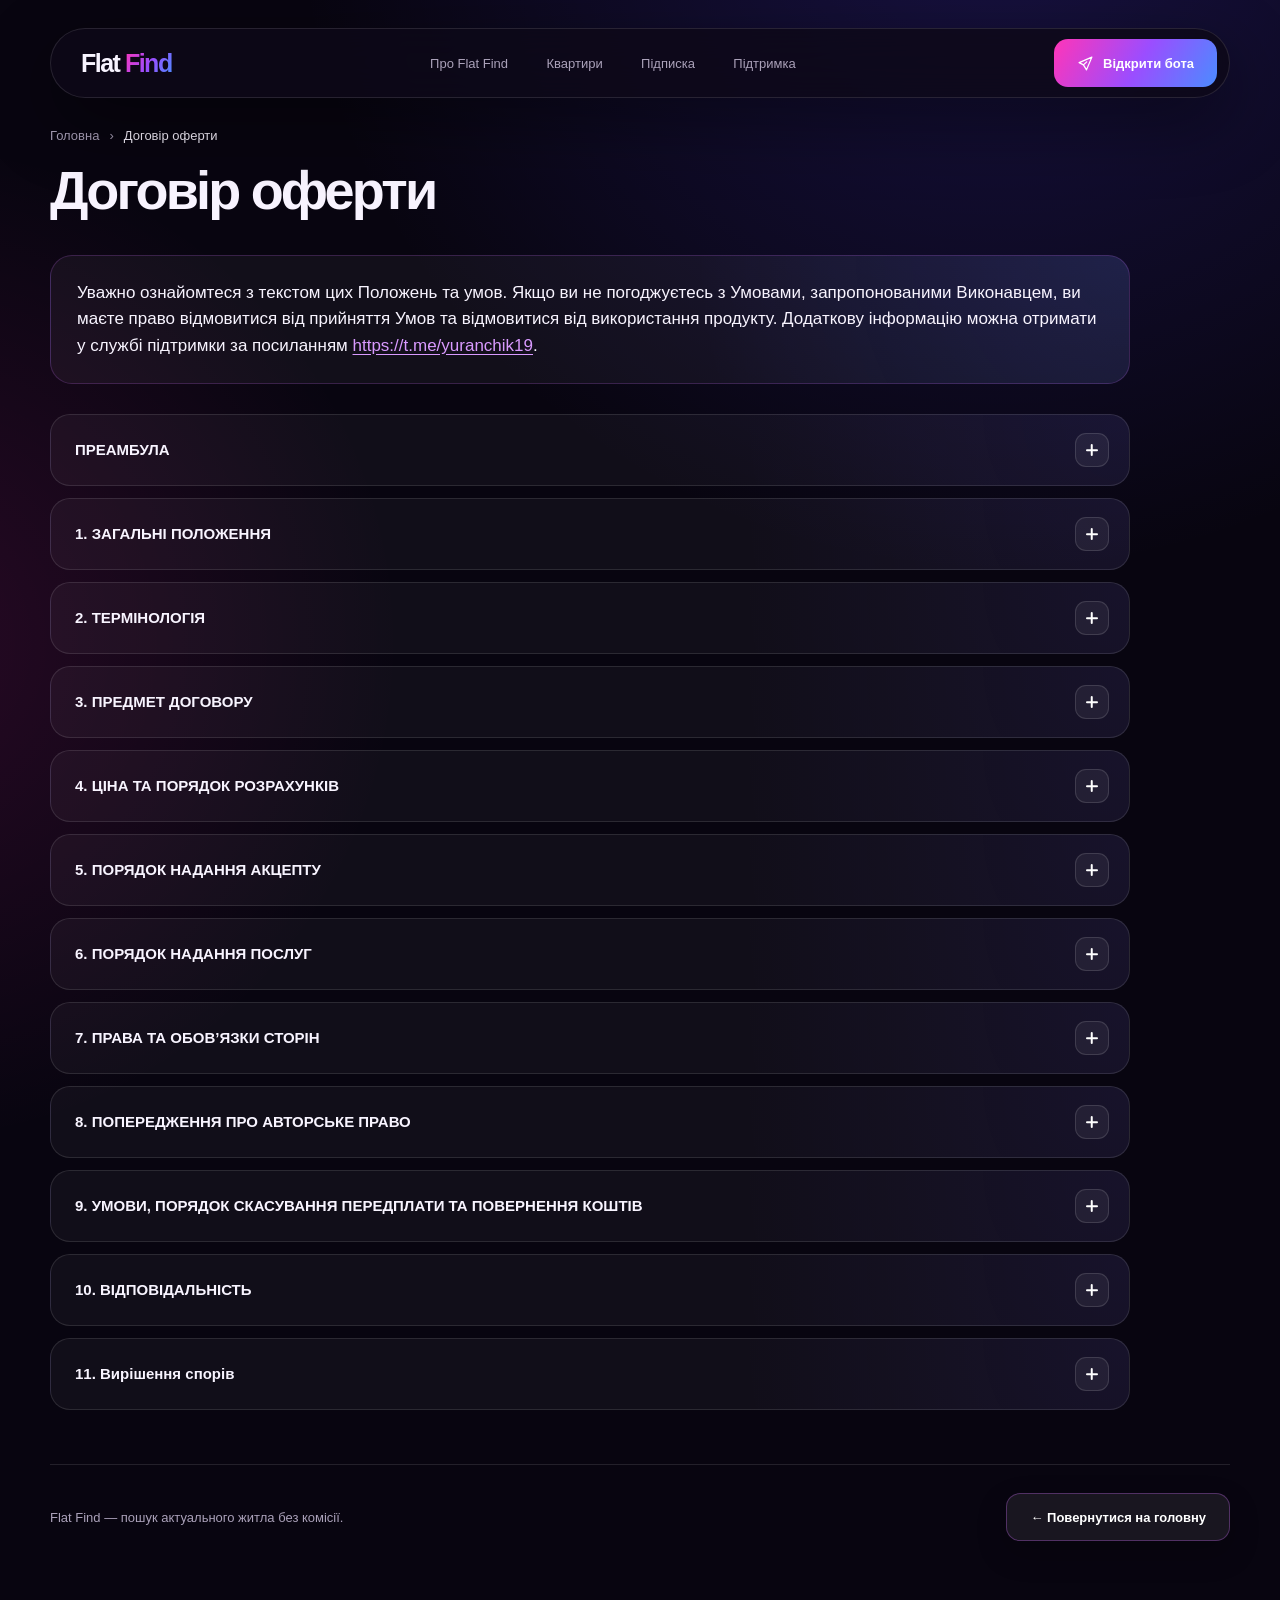
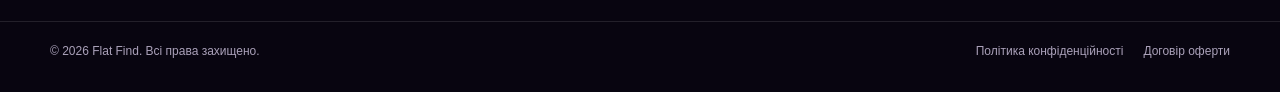
<file: offer.html>
<!DOCTYPE html>
<html lang="uk">
<head>
  <meta charset="UTF-8">
  <meta name="viewport" content="width=device-width, initial-scale=1.0">
  <meta name="theme-color" content="#080510">
  <meta name="description" content="Договір публічної оферти сервісу Flat Find.">
  <title>Договір оферти — Flat Find</title>
  <link rel="stylesheet" href="legal.css?v=20260615-2">
</head>
<body>
  <header class="legal-header">
    <div class="legal-shell">
      <nav class="legal-nav" aria-label="Навігація">
        <a class="legal-brand" href="index.html" aria-label="Flat Find, на головну">Flat <b>Find</b></a>
        <div class="legal-nav__links">
          <a href="index.html#advantages">Про Flat Find</a>
          <a href="index.html#apartments">Квартири</a>
          <a href="index.html#subscribe">Підписка</a>
          <a href="index.html#faq">Підтримка</a>
        </div>
        <a class="legal-nav__cta" href="https://t.me/flatfind_estate_bot" target="_blank" rel="noopener noreferrer">
          <svg width="17" height="17" viewBox="0 0 24 24" aria-hidden="true"><path d="m21 3-7.6 18-4.3-7.1L3 10.8Z" fill="none" stroke="currentColor" stroke-width="1.8" stroke-linecap="round" stroke-linejoin="round"/><path d="m9.1 13.9 4.6-4.2" fill="none" stroke="currentColor" stroke-width="1.8" stroke-linecap="round"/></svg>
          Відкрити бота
        </a>
      </nav>
    </div>
  </header>

  <main class="legal-main">
    <div class="legal-shell">
      <div class="legal-breadcrumbs" aria-label="Навігаційний шлях">
        <a href="index.html">Головна</a>
        <span aria-hidden="true">›</span>
        <span>Договір оферти</span>
      </div>

      <h1 class="legal-title">Договір оферти</h1>

      <article class="legal-document">
            <p class="legal-lead">Уважно ознайомтеся з текстом цих Положень та умов. Якщо ви не погоджуєтесь з Умовами, запропонованими Виконавцем, ви маєте право відмовитися від прийняття Умов та відмовитися від використання продукту. Додаткову інформацію можна отримати у службі підтримки за посиланням <a href="https://t.me/yuranchik19" target="_blank" rel="noopener noreferrer">https://t.me/yuranchik19</a>.</p>

            <h2>ПРЕАМБУЛА</h2>

            <p>Перед використанням flatfind.xyz, де знаходяться всі матеріали, уважно ознайомтесь зі змістом цієї Публічної оферти, зокрема щодо умов надання доступу до інформаційних послуг, розміщених на flatfind.xyz.</p>

            <p>Публічна оферта розміщена в головному меню flatfind.xyz, що надає реальну можливість ознайомитися із текстом Публічної оферти.</p>

            <h2>1. ЗАГАЛЬНІ ПОЛОЖЕННЯ</h2>

            <p>1.1. Фізична особа-підприємець Дяків Юрій Ярославович, який діє на підставі ЄДРПОУ 3915903292 від 15.06.2026 року (далі – «Виконавець»), з однієї Сторони, пропонує будь-якій дієздатній фізичній особі ( далі – «Замовник»), з іншої сторони, приєднатися до цієї Публічної оферти ( далі – «Договір») на визначених у цьому Договорі умовах та відповідно до обраного пакету послуг. При одночасному згадуванні «Виконавець» та «Замовник» - «Сторони».</p>

            <p>1.2. Договір є публічним, його умови є однаковими для всіх Замовників без надання переваги одному Замовнику перед іншим.</p>

            <p>1.3. Замовник підтверджує своє погодження з усіма положеннями цього Договору шляхом приєднання до нього.</p>

            <p>1.4. Непогодження з усіма умовами цього Договору тягне за собою неможливість надання Виконавцем інформаційно-консультативних послуг.</p>

            <h2>2. ТЕРМІНОЛОГІЯ</h2>

            <p>2.1. Платформа – це сукупність програмних, інформаційних, а також медійних даних, логічно пов’язаних між собою, доступних у мережі Інтернет за адресою: flatfind.xyz, доступ до функціоналу якого відбувається за платною передплатою. Доступ надається у межах функціоналу, що діє на момент активації передплати.</p>

            <p>2.2. Замовник – будь-яка фізична особа, яка має доступ до платформи та використовує її за допомогою мережі Інтернет.</p>

            <p>2.3. Успішна оплата – факт зарахування грошової суми, що дорівнює вартості обраного Замовником пакету послуг, в результаті перерахування грошових коштів в національній валюті України (гривнях) на поточний рахунок Виконавця із використанням послуг Фінансового агента або без такого.</p>

            <p>2.4. Фінансовий агент – платіжна система (в особі Товариства з обмеженою відповідальністю «ФІНАНСОВА КОМПАНІЯ «ВЕЙ ФОР ПЕЙ»), яка реалізовує організацію та здійснення переказу грошових коштів за дорученням Виконавця із використанням електронних способів обробки платежів за реалізовані товари або послуги на веб-сайті.</p>

            <p>2.5. Передплата – тимчасовий доступ Замовника до функціоналу платформи Виконавця за адресою: flatfind.xyz за щомісячну оплату Виконавцю. Передплата на flatfind.xyz здійснюється шляхом рекурентних платежів.</p>

            <p>2.6. Тариф – вартість та термін дії передплати на flatfind.xyz.</p>

            <p>2.7. Тестовий період доступу до Платформи не надається.</p>

            <p>2.8. Решта термінів, що використовуються у цьому Договорі, тлумачаться відповідно до законодавства України.</p>

            <h2>3. ПРЕДМЕТ ДОГОВОРУ</h2>

            <p>3.1. За Договором Виконавець надає Замовнику інформаційні послуги (далі – «послуги»), а Замовник зобов’язується оплатити такі послуги відповідно до умов цього Договору.</p>

            <p>3.2. Предметом договору є тимчасове надання Виконавцем Замовнику доступу до функціоналу flatfind.xyz на умовах обраного Замовником Тарифу, а Замовник зобов'язується сплачувати абонентську плату.</p>

            <p>3.3. flatfind.xyz – це платформа, яка допомагає Замовнику шукати квартири без комісії за допомогою парсингу різних платформ. Саме до цього функціоналу Замовник отримує тимчасовий доступ за абонентську плату.</p>

            <p>3.4. Інформація щодо пакетів послуг представлені Виконавцем на flatfind.xyz. Замовник має право ознайомитись із сукупністю послуг в межах одного пакету та його ціною, обрати, замовити та оплатити пакет послуг за допомогою технічних можливостей боту.</p>

            <p>3.5. Виконавець має право змінювати обсяг послуг в межах одного пакету та його ціну без попереднього повідомлення Замовника. Якщо зміни стосуються вже оплаченої передплати, вони не впливають на умови, що діяли на момент її придбання.</p>

            <p>3.6. Виконавець здійснює оплату за послуги в розмірі вартості обраного виду послуги.</p>

            <p>3.7. Замовник підтверджує, що розуміє та погоджується з тим, що оплата будь-якої Передплати, передбачає автоматичне продовження доступу на наступний платний період відповідно до обраного Тарифу, якщо автопродовження не буде вимкнено Замовником самостійно.</p>

            <h2>4. ЦІНА ТА ПОРЯДОК РОЗРАХУНКІВ</h2>

            <p>4.1. Вартість обраного Замовником пакету послуг складає грошову суму, що зазначена на flatfind.xyz на момент надання Користувачем акцепту цього Договору з урахуванням, за умови наявності акційних пропозицій.</p>

            <p>4.2. Оплата здійснюється в безготівковій формі за допомогою послуг Фінансового агента.</p>

            <p>4.3. Здійснити оплату за допомогою послуг Фінансового агента Замовнику надається право після надання публічного договору оферти.</p>

            <p>4.4. Днем виконання зобов’язань Замовника по сплаті вартості послуг вважається день зарахування грошової суми, що дорівнює повній вартості обраного Замовником пакету послуг, на поточний рахунок Виконавця.</p>

            <p>4.5. На підтвердження проведення Замовником оплати вартості послуг за допомогою послуг Фінансового агента, Замовник отримує чек на свою електронну пошту.</p>

            <p>4.6. Банківська виписка Виконавця та/або виписка від Фінансового агенту, у якій зафіксована інформація щодо проведення транзакції Замовником із зазначенням ідентифікаційних даних Замовника, за цим Договором вважається доказом щодо надання Замовником акцепту на Договір, що розміщений на flatfind.xyz.</p>

            <p>4.7. Оплата Замовником чергової Передплати (у тому числі за допомогою рекурентних платежів) означає безумовне підтвердження Замовником того факту, що всі надані Послуги мали необхідний рівень якості, були повністю надані Виконавцем та отримані Замовником.</p>

            <p>4.8. Оплата Передплати здійснюється без безпосередньої участі Замовника, але за його попередньою згодою на постійній основі шляхом автоматичного списання коштів з банківського рахунку, відповідно до правил та умов банку та (або) платіжної системи, за умови наявності вільних для списання коштів.</p>

            <p>4.9. Після оформлення Передплати Замовник дає згоду своєму обслуговуючому банку та (або) платіжній системі на списання Абонентської плати зі свого рахунку. Абонентська плата автоматично списується на регулярній основі в перший день кожного наступного періоду передплати.</p>

            <p>4.10. Замовник має право та технічну можливість відключити автоматичне продовження Передплати до її завершення та наступної оплати на flatfind.xyz в особистому кабінеті.</p>

            <p>4.11. Замовник визнає та погоджується з тим, що він несе повну відповідальність за керування налаштуваннями автопродовження підписки, та у разі автоматичного продовження підписки та списання коштів з його рахунку, він відмовляється від будь-яких претензій та вимог до Виконавця, включаючи вимоги щодо повернення коштів, оскільки йому була надано можливість вимкнути автопродовження передплати. Функція відключення підписки доступна в особистому профілі flatfind.xyz кожного користувача. Замовник несе відповідальність за керування нею перед наступним списанням коштів.</p>

            <p>4.12. У разі активації автоматичного продовження підписки платіжна система (Фінансовий агент) здійснює автоматичне списання коштів у день закінчення діючого періоду підписки.</p>

            <p>У випадку, якщо списання не було успішним (з причин відмови банку, відсутності коштів на рахунку чи інших технічних обставин), Фінансовий агент автоматично повторює спробу списання наступного календарного дня.</p>

            <p>Якщо повторне списання також виявиться неуспішним, система переносить спробу на один місяць уперед та надалі буде здійснювати повторні спроби списання кожного місяця, доки:</p>

            <p>платіж не буде успішно здійснено, або</p>

            <p>Користувач самостійно не відключить автоматичне продовження підписки через налаштування.</p>

            <p>Ця процедура є стандартною політикою Фінансового агента і застосовується однаково до всіх користувачів.</p>

            <p>4.13. Замовник підтверджує, що йому було надано повну та достатню інформацію щодо вартості Передплати, умов автоматичного продовження та порядку списання коштів до моменту здійснення оплати. Оплата Послуг означає усвідомлену та добровільну згоду Замовника на рекурентні списання коштів відповідно до умов цього Договору.</p>

            <p>4.14. Замовник визнає, що всі списання коштів, здійснені після завершення тестового або оплаченного періоду Передплати, не є помилковими або несанкціонованими, а відбуваються на підставі наданої ним згоди та відповідно до умов цього Договору.</p>

            <p>4.15. Дані платформи flatfind.xyz, зокрема логи системи, історія дій Замовника, інформація про активацію та відключення Передплати, а також дані платіжної системи є належними та допустимими доказами у разі виникнення спорів.</p>

            <p>4.16. Після закінчення строку дії активної підписки можливість керування її автоматичним продовженням через Сервіс може бути недоступною. У такому випадку вимкнення автоматичного продовження, скасування рекурентних платежів або відкликання згоди на подальші автоматичні списання здійснюється Користувачем самостійно через особистий кабінет платіжної системи WayForPay, інші доступні інструменти платіжної системи або шляхом звернення до служби підтримки WayForPay. Користувач зобов’язаний самостійно вчинити такі дії до моменту наступного автоматичного списання. Якщо до моменту чергового списання автоматичне продовження не було вимкнене, а платіж був успішно здійснений, такий платіж вважається належно ініційованим Користувачем на підставі раніше наданої згоди на автоматичне продовження підписки. Повернення коштів у такому випадку не здійснюється.</p>

            <h2>5. ПОРЯДОК НАДАННЯ АКЦЕПТУ</h2>

            <p>5.1. Укладати Договір має право особа, яка набула повної цивільної дієздатності відповідно до чинного законодавства держави свого громадянства. У випадку, якщо в особи відсутній достатній рівень дієздатності, то Договір укладають батьки, опікуни (піклувальники), усиновлювачі в інтересах особи, яку представляють.</p>

            <p>5.2. Укладання цього Договору відбувається шляхом надання повної й безумовної згоди (акцепту) Користувачем телеграм-бота, без підпису письмового примірника Договору між Замовником та Виконавцем.</p>

            <p>5.3. Моментом надання згоди (акцепту) за Договором вважається факт проведення успішної оплати за обраний Замовником пакет послуг.</p>

            <p>5.4. Укладаючи Договір, Замовник автоматично повністю та безумовно погоджується із прийняттям положень цього Договору та усіх додатків, які є невід’ємними частинами цього Договору.</p>

            <p>5.5. Замовник не має права споживати послуги за Договором, якщо Договір не було укладено, або якщо Замовник не погоджується із положеннями Договору.</p>

            <h2>6. ПОРЯДОК НАДАННЯ ПОСЛУГ</h2>

            <p class="legal-subheading">6.1. Порядок надання послуг у разі, якщо Замовник виявив бажання оплатити вартість пакету послуг:</p>

            <p>6.1.1. Перед оплатою послуг на flatfind.xyz Замовник має доступ до Публічної Оферти на flatfind.xyz, чим бере на себе відповідальність ознайомитись з її змістом.</p>

            <p>6.1.2. Після ознайомлення зі змістом Публічної оферти, за допомогою технічних можливостей flatfind.xyz, Замовник переходить на сторінку Фінансового агента. На сторінці Фінансового агента Замовник за допомогою послуг Фінансового агента здійснює оплату послуг.</p>

            <p>6.1.3. Передплата до платного функціоналу flatfind.xyz активується автоматично одразу після оплати.</p>

            <p>6.1.4. Послуги за Договором надаються дистанційно в мережі Інтернет. Початком надання послуг вважається активація Передплати на flatfind.xyz в автоматичному режимі Замовнику.</p>

            <p>6.1.5. Усі додаткові матеріали в телеграм боті є авторськими та суб'єктивними, Замовник може не погоджуватися із позиціями, викладеними у них.</p>

            <p>6.1.6. Послуги вважаються наданими в повному обсязі після отримання Замовником повідомлення від телеграм-бота про активацію підписки.</p>

            <h2>7. ПРАВА ТА ОБОВ’ЯЗКИ СТОРІН</h2>

            <p class="legal-subheading">7.1. Замовник має право:</p>

            <p>7.1.1. Отримувати від Виконавця достовірну інформацію про зміст Послуг, що надаються, строки їх надання до моменту початку надання Виконавцем Послуг через сайт flatfind.xyz.</p>

            <p>7.1.2. Ставити додаткові питання, пов’язані з послугами, що надаються за цим Договором.</p>

            <p class="legal-subheading">7.2. Замовник зобов'язаний:</p>

            <p>7.2.1. Ознайомитись з умовами Договору, повним змістом Послуг, порядком їх надання та характеристиками, а також вартістю та порядком оплати Послуг до прийняття Умов.</p>

            <p>7.2.2. Самостійно відстежувати зміни в умовах та положеннях Договору.</p>

            <p>7.2.3. Самостійно відстежувати закінчення терміну дії Передплати або доступу до Послуг.</p>

            <p>7.2.4. Не відтворювати, не повторювати будь-яким чином, не копіювати, не продавати, а також не використовувати в будь-яких цілях, окрім особистих, будь-які матеріали, а також інформацію, яка стала доступна на flatfind.xyz або в будь-яких інших джерелах, повʼязані з ним, що були надані Виконавцем.</p>

            <p class="legal-subheading">7.3. Виконавець має право:</p>

            <p>7.3.1. Самостійно планувати та здійснювати процес надання Послуг.</p>

            <p>7.3.2. Не надавати Послуги та доступ до функціоналу flatfind.xyz без попередньої оплати за них.</p>

            <p>7.3.3. Змінювати умови цього Договору в односторонньому порядку в будь-який час без попереднього погодження із Замовником, забезпечуючи публікацію змін не менше ніж за 1 (один) робочий день до набрання ними чинності. Замовник зобов'язаний самостійно відстежувати ці зміни, публікація змін у мережі Інтернет є достатнім та належним повідомленням.</p>

            <p>7.3.4. Вимагати від Замовника надання платіжних документів, що підтверджують оплату Послуг.</p>

            <p>7.3.5. Проводити технічні перерви роботи flatfind.xyz для відновлення функціональності або покращення його роботи. Технічні перерви не є підставою для здійснення перерахунку оплаченої Замовником вартості послуг.</p>

            <p>7.3.6. Залучати третіх осіб до виконання цього Договору без погодження із Замовником, залишаючись відповідальним за дії таких осіб, як за свої власні.</p>

            <p>7.3.7. Змінювати вартість Послуг (Тарифи) без повідомлення про це клієнту. Зміна вартості Послуг щодо вже оплаченого Замовником доступу до платного продукту Виконавця не провадиться.</p>

            <p>7.3.8. Надсилати Замовнику повідомлення, що містять організаційну, технічну або іншу інформацію про можливості flatfind.xyz, а також матеріали рекламного та/або інформаційного характеру за допомогою месенджеру телеграм.</p>

            <p>7.3.9. Публікувати відгуки Замовників (текст, скріншоти, відео тощо), зворотний зв’язок, викладений у будь-якій формі в у телеграм-боті, соціальних мережах, рекламних матеріалах, презентаціях тощо без попереднього попередження про це Замовника.</p>

            <p class="legal-subheading">7.4. Виконавець повинен:</p>

            <p>7.4.1. Надати Замовнику повну, достовірну та актуальну інформацію про Виконавця, платні послуги.</p>

            <p>7.4.2. Забезпечити Замовнику доступ до Послуг через канал зв'язку, узгоджений Сторонами.</p>

            <h2>8. ПОПЕРЕДЖЕННЯ ПРО АВТОРСЬКЕ ПРАВО</h2>

            <p>8.1. Виконавець має усі права на flatfind.xyz та будь-які матеріали, які розміщені в ньому, в тому числі, але не виключно: текст, графічні елементи, фотографії, елементи дизайну, зображення, відеоматеріали.</p>

            <p>8.2. Договором забороняється копіювати, відтворювати, знімати шляхом запису екрану, фотографувати, здійснювати відео- та фотофіксацію будь-яким іншим способом, розміщувати на будь-яких платформах публічного доступу, комбінувати окремі частини об'єктів в інші об'єкти без зазначення автора, продавати, надавати доступ до свого акаунту, якщо на ньому є активна Передплата на flatfind.xyz третім особам.</p>

            <p>8.3. У випадку порушення Замовником заборон, викладених у п.8.1. та п.8.2., Виконавець зупиняє доступ Замовника до телеграм-бота без можливості відновлення. Грошова сума, сплачена Замовником за Договором, поверненню не підлягають і є неустойкою (штрафом) за дії Замовника. Виконавець залишає за собою право на подальші юридичні дії відповідно до законодавства України.</p>

            <p>8.4. Будь-яке порушення авторських і суміжних прав переслідується відповідно до чинного законодавства України та міжнародних договорів, згода на обов’язковість яких надана Верховною Радою України.</p>

            <h2>9. УМОВИ, ПОРЯДОК СКАСУВАННЯ ПЕРЕДПЛАТИ ТА ПОВЕРНЕННЯ КОШТІВ</h2>

            <p>9.1. Замовник має право припинити використання flatfind.xyz та відмовитися від Послуги, що надається.</p>

            <p>9.2. Замовника повідомлено, що у разі односторонньої відмови Замовника від виконання договору після надання доступу до платного функціоналу flatfind.xyz, повернення коштів не провадиться, оскільки послуги вважаються фактично наданими Виконавцем у повному обсязі. Передплата дає доступ до інформаційного ресурсу. Оскільки послуги є цифровими та починають надаватися одразу після оплати, повернення коштів не передбачене.</p>

            <p>9.3. Якщо Замовник відмовляється від придбаної місячної (1-місячної) передплати, доступ зберігається до закінчення 30-денного періоду, за який раніше було здійснено оплату. Після закінчення оплаченого періоду підписки доступ до платного функціоналу припиняється і кошти з банківської картки не списуються. Відсутність факту користування не є підставою для повернення коштів, оскільки Виконавець не обмежує доступ до сервісу протягом оплаченого періоду.</p>

            <p>9.4. Виконавець має право не здійснювати повернення коштів, якщо з будь-яких причин, що не залежать від Виконавця, Замовник не використовував або не міг використовувати платний функціонал flatfind.xyz.</p>

            <p>9.5. Замовник підтверджує, що Послуги за цим Договором є цифровими та починають надаватися негайно після оплати шляхом надання доступу до функціоналу платформи. У зв’язку з цим, відповідно до положень законодавства України, повернення коштів після початку надання Послуг не здійснюється.</p>

            <h2>10. ВІДПОВІДАЛЬНІСТЬ</h2>

            <p>10.1. Виконавець не несе відповідальність за наслідки, що настали в результаті того, що Замовник не переглядав, не відкривав тощо додаткові матеріалі на flatfind.xyz.</p>

            <p>10.2. Виконавець не бере на себе відповідальність за невідповідність очікувань Замовника із результатами надання послуг.</p>

            <p>10.3. Виконавець не несе відповідальності за невиконання зобов’язань за цим Договором, якщо воно сталося внаслідок обставин, що не залежать від нього (форс-мажор), зокрема: перебої в роботі Інтернету, санкції, відключення платіжних систем, військові дії тощо.</p>

            <h2>11. Вирішення спорів</h2>

            <p>11.1. Усі спори, що виникають з цього Договору або у зв’язку з ним, підлягають вирішенню відповідно до законодавства України.</p>

            <p>11.2. Спори розглядаються судами України за місцезнаходженням Виконавця, якщо інше не передбачено імперативними нормами законодавства.</p>
      </article>

      <div class="legal-actions">
        <p>Flat Find — пошук актуального житла без комісії.</p>
        <a class="legal-back" href="index.html">← Повернутися на головну</a>
      </div>
    </div>
  </main>

  <footer class="legal-footer">
    <div class="legal-shell legal-footer__inner">
      <span>© 2026 Flat Find. Всі права захищено.</span>
      <div class="legal-footer__links">
        <a href="privacy.html">Політика конфіденційності</a>
        <a href="offer.html">Договір оферти</a>
      </div>
    </div>
  </footer>
  <script src="legal.js?v=20260615-1"></script>
</body>
</html>
</file>
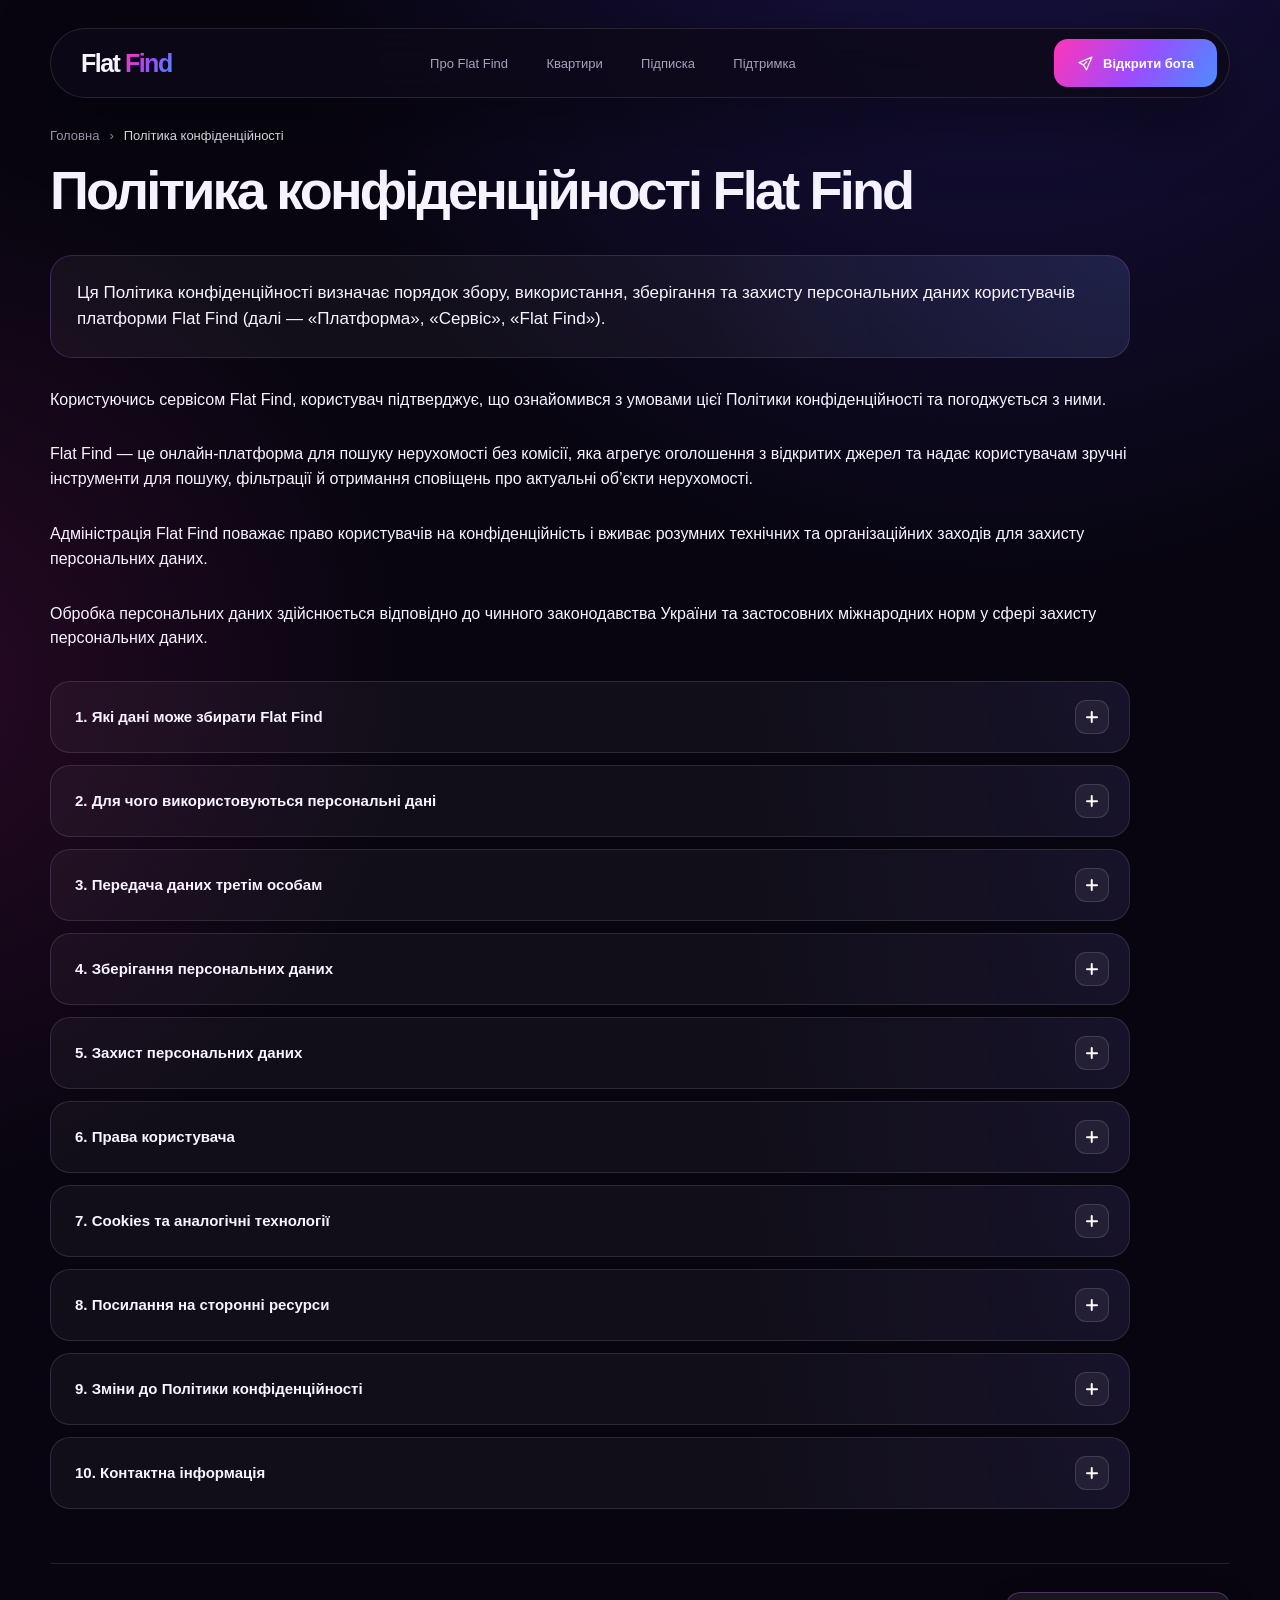
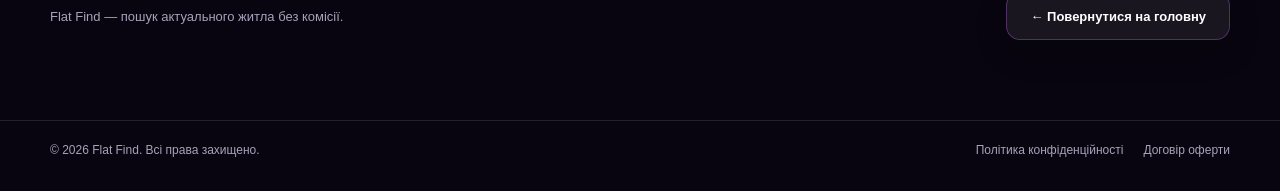
<file: privacy.html>
<!DOCTYPE html>
<html lang="uk">
<head>
  <meta charset="UTF-8">
  <meta name="viewport" content="width=device-width, initial-scale=1.0">
  <meta name="theme-color" content="#080510">
  <meta name="description" content="Політика конфіденційності сервісу Flat Find.">
  <title>Політика конфіденційності Flat Find — Flat Find</title>
  <link rel="stylesheet" href="legal.css?v=20260615-2">
</head>
<body>
  <header class="legal-header">
    <div class="legal-shell">
      <nav class="legal-nav" aria-label="Навігація">
        <a class="legal-brand" href="index.html" aria-label="Flat Find, на головну">Flat <b>Find</b></a>
        <div class="legal-nav__links">
          <a href="index.html#advantages">Про Flat Find</a>
          <a href="index.html#apartments">Квартири</a>
          <a href="index.html#subscribe">Підписка</a>
          <a href="index.html#faq">Підтримка</a>
        </div>
        <a class="legal-nav__cta" href="https://t.me/flatfind_estate_bot" target="_blank" rel="noopener noreferrer">
          <svg width="17" height="17" viewBox="0 0 24 24" aria-hidden="true"><path d="m21 3-7.6 18-4.3-7.1L3 10.8Z" fill="none" stroke="currentColor" stroke-width="1.8" stroke-linecap="round" stroke-linejoin="round"/><path d="m9.1 13.9 4.6-4.2" fill="none" stroke="currentColor" stroke-width="1.8" stroke-linecap="round"/></svg>
          Відкрити бота
        </a>
      </nav>
    </div>
  </header>

  <main class="legal-main">
    <div class="legal-shell">
      <div class="legal-breadcrumbs" aria-label="Навігаційний шлях">
        <a href="index.html">Головна</a>
        <span aria-hidden="true">›</span>
        <span>Політика конфіденційності</span>
      </div>

      <h1 class="legal-title">Політика конфіденційності Flat Find</h1>

      <article class="legal-document">
            <p class="legal-lead">Ця Політика конфіденційності визначає порядок збору, використання, зберігання та захисту персональних даних користувачів платформи Flat Find (далі — «Платформа», «Сервіс», «Flat Find»).</p>

            <p>Користуючись сервісом Flat Find, користувач підтверджує, що ознайомився з умовами цієї Політики конфіденційності та погоджується з ними.</p>

            <p>Flat Find — це онлайн-платформа для пошуку нерухомості без комісії, яка агрегує оголошення з відкритих джерел та надає користувачам зручні інструменти для пошуку, фільтрації й отримання сповіщень про актуальні об’єкти нерухомості.</p>

            <p>Адміністрація Flat Find поважає право користувачів на конфіденційність і вживає розумних технічних та організаційних заходів для захисту персональних даних.</p>

            <p>Обробка персональних даних здійснюється відповідно до чинного законодавства України та застосовних міжнародних норм у сфері захисту персональних даних.</p>

            <h2>1. Які дані може збирати Flat Find</h2>

            <p>Flat Find може збирати такі категорії персональних даних:</p>

            <ul>
              <li>дані, які користувач надає добровільно;</li>
              <li>ім’я або нікнейм користувача;</li>
              <li>номер телефону;</li>
              <li>адресу електронної пошти;</li>
              <li>обрані параметри пошуку нерухомості;</li>
              <li>збережені оголошення, фільтри та налаштування сповіщень;</li>
              <li>повідомлення, звернення або іншу інформацію, надану під час спілкування зі службою підтримки.</li>
            </ul>

            <p>Також Flat Find може автоматично збирати технічні дані, зокрема:</p>

            <ul>
              <li>IP-адресу;</li>
              <li>тип пристрою;</li>
              <li>тип браузера;</li>
              <li>операційну систему;</li>
              <li>cookies та подібні технології;</li>
              <li>дату, час і історію взаємодії з Платформою;</li>
              <li>інформацію про дії користувача в межах сервісу.</li>
            </ul>

            <p>У разі використання платних функцій Flat Find може обробляти інформацію про факт оплати, статус підписки та доступ до платних можливостей сервісу.</p>

            <p>Flat Find не зберігає дані банківських карток користувачів. Обробка платежів здійснюється через сторонні платіжні сервіси.</p>

            <h2>2. Для чого використовуються персональні дані</h2>

            <p>Зібрані персональні дані використовуються виключно для:</p>

            <ul>
              <li>надання доступу до функціоналу Flat Find;</li>
              <li>коректної роботи Платформи;</li>
              <li>персоналізації пошуку нерухомості;</li>
              <li>формування та надсилання сповіщень про нові оголошення;</li>
              <li>зв’язку з користувачем;</li>
              <li>обробки звернень до служби підтримки;</li>
              <li>покращення якості роботи сервісу;</li>
              <li>аналізу ефективності та зручності користування Платформою;</li>
              <li>забезпечення безпеки сервісу;</li>
              <li>дотримання вимог чинного законодавства.</li>
            </ul>

            <p>Flat Find не продає персональні дані користувачів третім особам та не використовує їх для прихованої реклами.</p>

            <h2>3. Передача даних третім особам</h2>

            <p>Передача персональних даних третім особам можлива лише у таких випадках:</p>

            <ul>
              <li>якщо це необхідно для технічної роботи Платформи;</li>
              <li>якщо дані передаються сервісам хостингу, аналітики, платіжним системам або іншим технічним підрядникам;</li>
              <li>якщо цього вимагає закон або уповноважені державні органи;</li>
              <li>якщо користувач надав окрему згоду на таку передачу.</li>
            </ul>

            <p>Усі сторонні сервіси та підрядники, які можуть отримувати доступ до персональних даних, зобов’язані дотримуватися конфіденційності та використовувати дані виключно в межах наданих послуг.</p>

            <h2>4. Зберігання персональних даних</h2>

            <p>Персональні дані зберігаються протягом строку, необхідного для досягнення цілей їх обробки, або протягом строку, передбаченого чинним законодавством.</p>

            <p>Після завершення потреби в обробці персональних даних Flat Find може видалити, знеособити або архівувати такі дані відповідно до вимог законодавства та внутрішніх правил безпеки.</p>

            <h2>5. Захист персональних даних</h2>

            <p>Flat Find застосовує розумні технічні та організаційні заходи безпеки для захисту персональних даних від:</p>

            <ul>
              <li>несанкціонованого доступу;</li>
              <li>втрати;</li>
              <li>витоку;</li>
              <li>зміни;</li>
              <li>пошкодження;</li>
              <li>знищення;</li>
              <li>неправомірного використання.</li>
            </ul>

            <p>Водночас користувач розуміє, що жоден спосіб передачі або зберігання даних в інтернеті не може гарантувати абсолютну безпеку.</p>

            <h2>6. Права користувача</h2>

            <p>Користувач має право:</p>

            <ul>
              <li>отримати інформацію про свої персональні дані;</li>
              <li>вимагати виправлення неточних або застарілих даних;</li>
              <li>вимагати видалення своїх персональних даних;</li>
              <li>відкликати згоду на обробку персональних даних;</li>
              <li>обмежити обробку своїх персональних даних у випадках, передбачених законом;</li>
              <li>звернутися до Flat Find із запитом щодо обробки своїх даних.</li>
            </ul>

            <p>Для реалізації своїх прав користувач може звернутися до служби підтримки Flat Find через офіційні канали зв’язку, зазначені на Платформі.</p>

            <h2>7. Cookies та аналогічні технології</h2>

            <p>Flat Find використовує cookies та подібні технології для:</p>

            <ul>
              <li>коректної роботи сервісу;</li>
              <li>збереження налаштувань користувача;</li>
              <li>аналітики;</li>
              <li>покращення функціоналу Платформи;</li>
              <li>підвищення зручності користування сервісом.</li>
            </ul>

            <p>Користувач може обмежити або вимкнути використання cookies у налаштуваннях свого браузера. У такому разі деякі функції Платформи можуть працювати некоректно або бути недоступними.</p>

            <h2>8. Посилання на сторонні ресурси</h2>

            <p>Платформа Flat Find може містити посилання на сторонні сайти, сервіси або ресурси.</p>

            <p>Flat Find не несе відповідальності за політику конфіденційності, зміст або дії таких сторонніх ресурсів. Користувач самостійно ознайомлюється з умовами використання та політиками конфіденційності відповідних сторонніх сервісів.</p>

            <h2>9. Зміни до Політики конфіденційності</h2>

            <p>Flat Find має право в будь-який час вносити зміни до цієї Політики конфіденційності.</p>

            <p>Актуальна версія Політики завжди доступна на Платформі. Подальше використання сервісу після внесення змін означає згоду користувача з оновленими умовами.</p>

            <h2>10. Контактна інформація</h2>

            <p>З усіх питань, пов’язаних з обробкою персональних даних, користувач може звернутися до служби підтримки Flat Find через офіційні канали зв’язку, зазначені на Платформі.</p>
      </article>

      <div class="legal-actions">
        <p>Flat Find — пошук актуального житла без комісії.</p>
        <a class="legal-back" href="index.html">← Повернутися на головну</a>
      </div>
    </div>
  </main>

  <footer class="legal-footer">
    <div class="legal-shell legal-footer__inner">
      <span>© 2026 Flat Find. Всі права захищено.</span>
      <div class="legal-footer__links">
        <a href="privacy.html">Політика конфіденційності</a>
        <a href="offer.html">Договір оферти</a>
      </div>
    </div>
  </footer>
  <script src="legal.js?v=20260615-1"></script>
</body>
</html>
</file>
<file: legal.css>
:root {
  --legal-bg: #080510;
  --legal-surface: rgba(19, 12, 34, 0.88);
  --legal-text: #f8f4ff;
  --legal-muted: #aaa1b9;
  --legal-line: rgba(255, 255, 255, 0.11);
  --legal-pink: #ff35b8;
  --legal-purple: #9b4dff;
  --legal-blue: #4b8cff;
  --legal-gradient: linear-gradient(120deg, var(--legal-pink), var(--legal-purple) 52%, var(--legal-blue));
  --legal-shadow: 0 24px 70px rgba(0, 0, 0, 0.42);
}

* {
  box-sizing: border-box;
}

html {
  scroll-behavior: smooth;
}

body {
  min-width: 320px;
  margin: 0;
  color: var(--legal-text);
  background:
    radial-gradient(circle at 78% -8%, rgba(81, 65, 255, 0.22), transparent 34%),
    radial-gradient(circle at -8% 38%, rgba(255, 38, 177, 0.13), transparent 29%),
    var(--legal-bg);
  font-family: Inter, Manrope, "Segoe UI", Arial, sans-serif;
  -webkit-font-smoothing: antialiased;
}

a {
  color: inherit;
  text-decoration: none;
}

.legal-shell {
  width: min(calc(100% - 40px), 1180px);
  margin: 0 auto;
}

.legal-header {
  position: sticky;
  z-index: 20;
  top: 14px;
  padding-top: 14px;
}

.legal-nav {
  display: flex;
  min-height: 70px;
  padding: 10px 12px 10px 30px;
  align-items: center;
  justify-content: space-between;
  gap: 28px;
  border: 1px solid var(--legal-line);
  border-radius: 38px;
  background: rgba(14, 9, 25, 0.84);
  box-shadow: var(--legal-shadow);
  backdrop-filter: blur(18px);
}

.legal-brand {
  flex: 0 0 auto;
  font-size: 25px;
  font-weight: 850;
  letter-spacing: -1.5px;
}

.legal-brand b {
  color: transparent;
  background: var(--legal-gradient);
  background-clip: text;
  -webkit-background-clip: text;
}

.legal-nav__links {
  display: flex;
  align-items: center;
  justify-content: center;
  gap: clamp(20px, 3vw, 46px);
  color: var(--legal-muted);
  font-size: 13px;
}

.legal-nav__links a,
.legal-breadcrumbs a,
.legal-footer a {
  transition: color 0.2s ease;
}

.legal-nav__links a:hover,
.legal-breadcrumbs a:hover,
.legal-footer a:hover {
  color: white;
}

.legal-nav__cta,
.legal-back {
  display: inline-flex;
  min-height: 48px;
  padding: 0 23px;
  align-items: center;
  justify-content: center;
  gap: 9px;
  border-radius: 14px;
  color: white;
  background: var(--legal-gradient);
  font-size: 13px;
  font-weight: 750;
  transition: transform 0.2s ease, box-shadow 0.2s ease;
}

.legal-nav__cta:hover,
.legal-back:hover {
  box-shadow: 0 14px 34px rgba(176, 55, 255, 0.3);
  transform: translateY(-2px);
}

.legal-main {
  padding: 44px 0 80px;
}

.legal-breadcrumbs {
  display: flex;
  margin-bottom: 20px;
  align-items: center;
  gap: 10px;
  color: var(--legal-muted);
  font-size: 13px;
}

.legal-breadcrumbs span:last-child {
  color: var(--legal-text);
}

.legal-title {
  max-width: 900px;
  margin: 0 0 38px;
  font-size: clamp(34px, 5vw, 54px);
  line-height: 1;
  letter-spacing: -2.8px;
}

.legal-document {
  max-width: 1080px;
}

.legal-document.is-ready {
  display: grid;
  gap: 12px;
}

.legal-document p,
.legal-document li {
  font-size: 16px;
  line-height: 1.55;
}

.legal-document p {
  margin: 0 0 18px;
}

.legal-document h2 {
  margin: 36px 0 17px;
  font-size: 17px;
  line-height: 1.35;
  letter-spacing: -0.25px;
}

.legal-document h2:first-child {
  margin-top: 0;
}

.legal-document ul {
  margin: -4px 0 22px;
  padding-left: 24px;
}

.legal-document li {
  margin-bottom: 7px;
  padding-left: 3px;
}

.legal-document a {
  color: #d99aff;
  text-decoration: underline;
  text-underline-offset: 3px;
}

.legal-document .legal-lead {
  margin-bottom: 18px;
  padding: 24px 26px;
  border: 1px solid rgba(204, 105, 255, 0.2);
  border-radius: 22px;
  background:
    radial-gradient(circle at 100% 0, rgba(79, 121, 255, 0.12), transparent 40%),
    rgba(255, 255, 255, 0.045);
  font-size: 17px;
}

.legal-document .legal-subheading {
  margin-top: 24px;
  font-weight: 750;
}

.legal-actions {
  display: flex;
  margin-top: 54px;
  padding-top: 28px;
  align-items: center;
  justify-content: space-between;
  gap: 20px;
  border-top: 1px solid var(--legal-line);
}

.legal-actions p {
  margin: 0;
  color: var(--legal-muted);
  font-size: 13px;
}

.legal-back {
  border: 1px solid rgba(209, 111, 255, 0.3);
  background: rgba(255, 255, 255, 0.07);
  box-shadow: 0 12px 30px rgba(0, 0, 0, 0.22);
}

.legal-footer {
  padding: 22px 0 34px;
  border-top: 1px solid var(--legal-line);
  color: var(--legal-muted);
  font-size: 12px;
}

.legal-footer__inner {
  display: flex;
  align-items: center;
  justify-content: space-between;
  gap: 24px;
}

.legal-footer__links {
  display: flex;
  gap: 20px;
}

.legal-section {
  overflow: hidden;
  border: 1px solid var(--legal-line);
  border-radius: 20px;
  background:
    radial-gradient(circle at 100% 0, rgba(94, 73, 255, 0.08), transparent 36%),
    rgba(255, 255, 255, 0.038);
  transition: border-color 0.25s ease, background 0.25s ease, box-shadow 0.25s ease;
}

.legal-section[open] {
  border-color: rgba(202, 95, 255, 0.35);
  background:
    radial-gradient(circle at 100% 0, rgba(84, 111, 255, 0.14), transparent 42%),
    rgba(255, 255, 255, 0.055);
  box-shadow: 0 22px 60px rgba(22, 6, 45, 0.28);
}

.legal-section summary {
  display: flex;
  min-height: 70px;
  padding: 18px 20px 18px 24px;
  cursor: pointer;
  list-style: none;
  align-items: center;
  justify-content: space-between;
  gap: 22px;
  font-size: 15px;
  font-weight: 750;
  line-height: 1.35;
}

.legal-section summary::-webkit-details-marker {
  display: none;
}

.legal-section summary:hover {
  color: #e8b9ff;
}

.legal-section summary i {
  position: relative;
  width: 34px;
  height: 34px;
  flex: 0 0 auto;
  border: 1px solid rgba(255, 255, 255, 0.13);
  border-radius: 11px;
  background: rgba(255, 255, 255, 0.06);
}

.legal-section summary i::before,
.legal-section summary i::after {
  position: absolute;
  top: 50%;
  left: 50%;
  width: 12px;
  height: 1.5px;
  border-radius: 2px;
  background: white;
  content: "";
  transform: translate(-50%, -50%);
  transition: transform 0.25s ease;
}

.legal-section summary i::after {
  transform: translate(-50%, -50%) rotate(90deg);
}

.legal-section[open] summary i {
  border-color: transparent;
  background: var(--legal-gradient);
  box-shadow: 0 8px 22px rgba(176, 55, 255, 0.28);
}

.legal-section[open] summary i::after {
  transform: translate(-50%, -50%) rotate(0);
}

.legal-section__content {
  max-height: min(62vh, 680px);
  overflow-y: auto;
  padding: 2px 24px 24px;
  border-top: 1px solid rgba(255, 255, 255, 0.07);
  scrollbar-color: rgba(196, 90, 255, 0.55) rgba(255, 255, 255, 0.05);
  scrollbar-width: thin;
}

.legal-section__content::-webkit-scrollbar {
  width: 7px;
}

.legal-section__content::-webkit-scrollbar-track {
  background: rgba(255, 255, 255, 0.04);
}

.legal-section__content::-webkit-scrollbar-thumb {
  border-radius: 10px;
  background: linear-gradient(var(--legal-pink), var(--legal-purple));
}

.legal-section__content > :first-child {
  margin-top: 20px;
}

.legal-section__content > :last-child {
  margin-bottom: 0;
}

@media (max-width: 820px) {
  .legal-nav {
    padding-left: 22px;
  }

  .legal-nav__links {
    display: none;
  }
}

@media (max-width: 560px) {
  .legal-shell {
    width: min(calc(100% - 24px), 1180px);
  }

  .legal-header {
    top: 8px;
    padding-top: 8px;
  }

  .legal-nav {
    min-height: 58px;
    padding: 7px 8px 7px 18px;
    border-radius: 20px;
  }

  .legal-brand {
    font-size: 21px;
  }

  .legal-nav__cta {
    min-height: 42px;
    padding: 0 16px;
    font-size: 12px;
  }

  .legal-main {
    padding: 36px 0 58px;
  }

  .legal-title {
    margin-bottom: 28px;
    font-size: 36px;
    letter-spacing: -2px;
  }

  .legal-document p,
  .legal-document li {
    font-size: 15px;
    line-height: 1.58;
  }

  .legal-document h2 {
    margin-top: 31px;
    font-size: 16px;
  }

  .legal-document .legal-lead {
    padding: 20px;
    border-radius: 18px;
  }

  .legal-section {
    border-radius: 17px;
  }

  .legal-section summary {
    min-height: 62px;
    padding: 15px 14px 15px 17px;
    gap: 12px;
    font-size: 14px;
  }

  .legal-section summary i {
    width: 32px;
    height: 32px;
  }

  .legal-section__content {
    max-height: 58vh;
    padding: 0 17px 20px;
  }

  .legal-actions,
  .legal-footer__inner {
    align-items: flex-start;
    flex-direction: column;
  }

  .legal-back {
    width: 100%;
  }

  .legal-footer__links {
    gap: 10px 18px;
    flex-wrap: wrap;
  }
}

@media print {
  .legal-header,
  .legal-actions,
  .legal-footer {
    display: none;
  }

  body {
    background: white;
  }

  .legal-main {
    padding: 0;
  }

  .legal-shell {
    width: 100%;
  }
}
</file>
